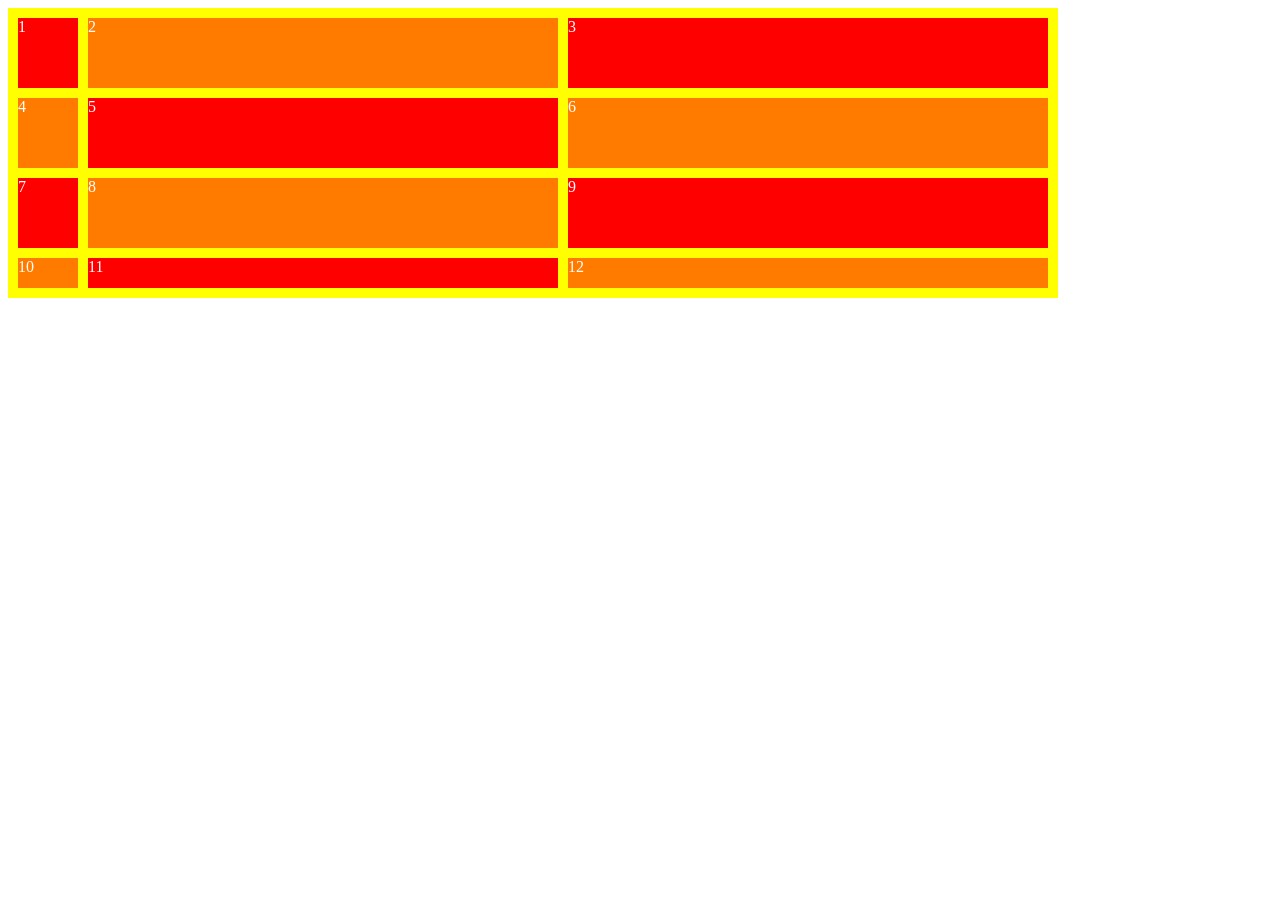
<file: adicional_material_pack_esp/index.html>
<!DOCTYPE html>
<html lang="en">
  <head>
    <meta charset="UTF-8" />
    <link rel="stylesheet" href="./styles/style.css" />
    <meta name="viewport" content="width=device-width, initial-scale=1.0" />
    <title>Aprender a aprender</title>
  </head>
  <body>
    <header class="header"></header>
    <main class="content">
      <div class="uno">1</div>
      <div class="dos">2</div>
      <div class="uno">3</div>
      <div class="dos">4</div>
      <div class="uno">5</div>
      <div class="dos">6</div>
      <div class="uno">7</div>
      <div class="dos">8</div>
      <div class="uno">9</div>
      <div class="dos">10</div>
      <div class="uno">11</div>
      <div class="dos">12</div>
    </main>
    <footer class="footer"></footer>
  </body>
</html>
</file>
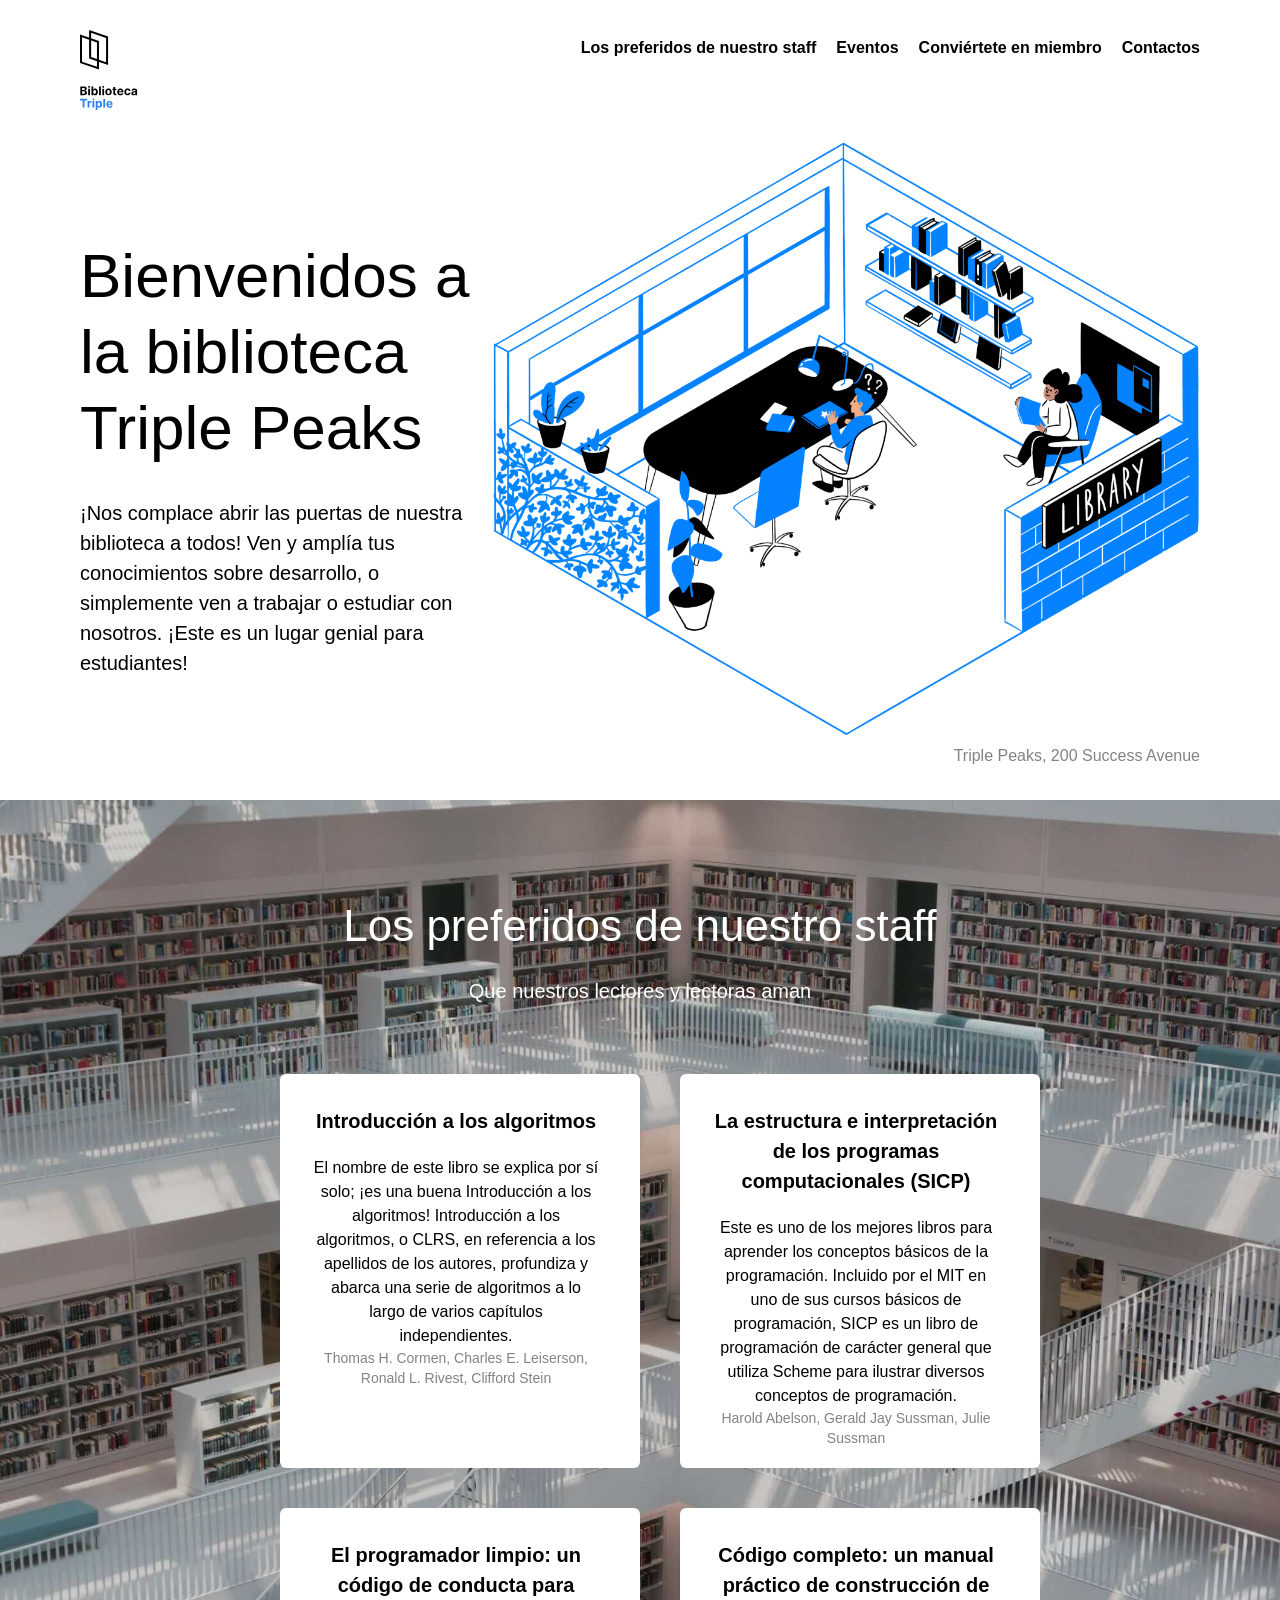
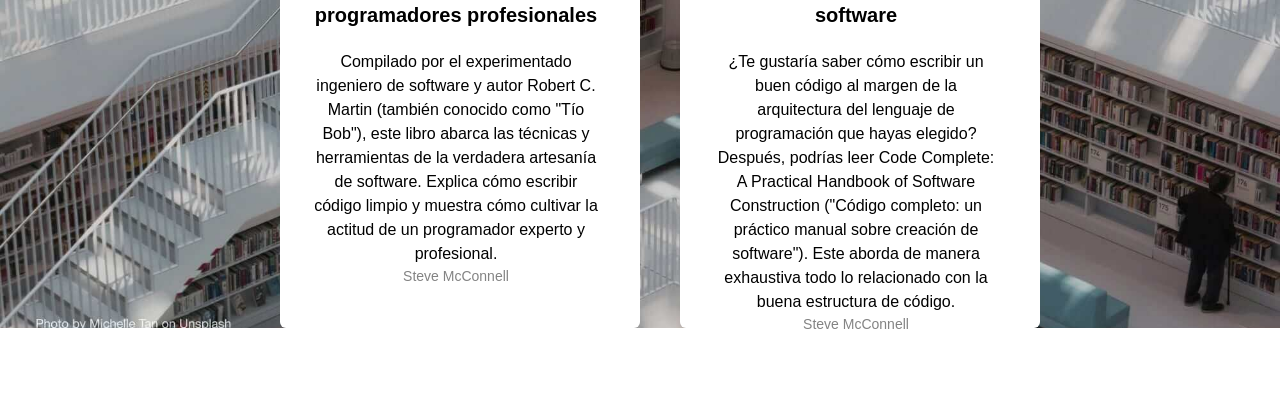
<file: web_project_2_starter-kit/index.html>
<!DOCTYPE html>
<html lang="es">
  <head>
    <meta charset="UTF-8" />
    <meta name="viewport" content="width=device-width, initial-scale=1.0" />
    <title>Biblioteca Triple Peaks</title>
    <link rel="shortcut icon" href="favicon.ico" />
    <link rel="stylesheet" href="./vendor/normalize.css" />
    <link rel="stylesheet" href="./styles/style.css" />
  </head>
  <body>
    <div class="page">
      <!-- Envuelve todo el contenido de la página en un nuevo div con la clase page Recuerda agregar la etiqueta de cierre -->
      <header class="header">
        <nav class="nav">
          <img
            src="./images/logo.svg"
            alt="Logotipo de la Biblioteca Triple Peaks"
            class="nav__logo"
          />
          <!-- Se supone que poner enlaces de navegación en una lista es la mejor práctica para escribir el código semántico, ya que permite a los lectores de pantalla hacer una pausa entre cada enlace en lugar de leer todos los enlaces como una oración. -->
          <ul class="nav__links">
            <li>
              <a class="nav__link" href="#staff"
                >Los preferidos de nuestro staff</a
              >
            </li>
            <li>
              <a class="nav__link">Eventos</a>
            </li>
            <li>
              <a class="nav__link">Conviértete en miembro</a>
            </li>
            <li>
              <a class="nav__link">Contactos</a>
            </li>
          </ul>
        </nav>
        <div class="header__content">
          <div>
            <h1 class="header__title">
              Bienvenidos a la biblioteca Triple Peaks
            </h1>
            <p class="header__description">
              ¡Nos complace abrir las puertas de nuestra biblioteca a todos! Ven
              y amplía tus conocimientos sobre desarrollo, o simplemente ven a
              trabajar o estudiar con nosotros. ¡Este es un lugar genial para
              estudiantes!
            </p>
          </div>
          <!-- -------------------------------------------------------------------- -->
          <!--       No descomentar hasta la sección 2.3 de la etapa 1 del brief         -->
          <!-- -------------------------------------------------------------------- -->
          <img
            src="./images/inside_the_library.png"
            alt="Ilustración 'Dentro de la biblioteca'"
            class="header__image"
          />
        </div>
        <div class="header__footer">
          <p class="header__address">Triple Peaks, 200 Success Avenue</p>
        </div>
      </header>
      <main class="content">
        <section id="staff" class="staff">
          <!-- --------------------------------------------------------------- -->
          <!--        No descomentar hasta la etapa final del proyecto.            -->
          <!-- --------------------------------------------------------------- -->
          <h2 class="staff__title">Los preferidos de nuestro staff</h2>
          <p class="staff__subtitle">Que nuestros lectores y lectoras aman</p>
          <ul class="staff__cards">
            <li class="card">
              <div class="card__content">
                <h3 class="card__title">Introducción a los algoritmos</h3>
                <p class="card__text">
                  El nombre de este libro se explica por sí solo; ¡es una buena
                  Introducción a los algoritmos! Introducción a los algoritmos,
                  o CLRS, en referencia a los apellidos de los autores,
                  profundiza y abarca una serie de algoritmos a lo largo de
                  varios capítulos independientes.
                </p>
                <p class="card__footer">
                  Thomas H. Cormen, Charles E. Leiserson, Ronald L. Rivest,
                  Clifford Stein
                </p>
              </div>
            </li>

            <li class="card">
              <div class="card__content">
                <h3 class="card__title">
                  La estructura e interpretación de los programas
                  computacionales (SICP)
                </h3>
                <p class="card__text">
                  Este es uno de los mejores libros para aprender los conceptos
                  básicos de la programación. Incluido por el MIT en uno de sus
                  cursos básicos de programación, SICP es un libro de
                  programación de carácter general que utiliza Scheme para
                  ilustrar diversos conceptos de programación.
                </p>
                <p class="card__footer">
                  Harold Abelson, Gerald Jay Sussman, Julie Sussman
                </p>
              </div>
            </li>
            <li class="card">
              <div class="card__content">
                <h3 class="card__title">
                  El programador limpio: un código de conducta para
                  programadores profesionales
                </h3>
                <p class="card__text">
                  Compilado por el experimentado ingeniero de software y autor
                  Robert C. Martin (también conocido como "Tío Bob"), este libro
                  abarca las técnicas y herramientas de la verdadera artesanía
                  de software. Explica cómo escribir código limpio y muestra
                  cómo cultivar la actitud de un programador experto y
                  profesional.
                </p>
                <p class="card__footer">Steve McConnell</p>
              </div>
            </li>
            <li class="card">
              <div class="card__content">
                <h3 class="card__title">
                  Código completo: un manual práctico de construcción de
                  software
                </h3>
                <p class="card__text">
                  ¿Te gustaría saber cómo escribir un buen código al margen de
                  la arquitectura del lenguaje de programación que hayas
                  elegido? Después, podrías leer Code Complete: A Practical
                  Handbook of Software Construction ("Código completo: un
                  práctico manual sobre creación de software"). Este aborda de
                  manera exhaustiva todo lo relacionado con la buena estructura
                  de código.
                </p>
                <p class="card__footer">Steve McConnell</p>
              </div>
            </li>
          </ul>
        </section>
      </main>
    </div>
  </body>
</html>
</file>
<file: adicional_material_pack_esp/styles/style.css>
.content {
  display: grid;
  grid-template-columns: 70px 480px 480px;
  grid-template-rows: 80px 80px 80px 30px;
  color: white;
}
main div:nth-child(odd) {
  background-color: red;
  width: 100%;
  height: 100%;
}
main div:nth-child(even) {
  background-color: rgb(255, 123, 0);
  width: 100%;
  height: 100%;
}

div {
  border: 10px solid yellow;
}
</file>
<file: web_project_2_starter-kit/styles/style.css>
.page {
  /* Agrega las propiedades de la clase page aquí */
  max-width: 1600px;
  min-width: 1100px;
  margin: auto;
  font-family: Arial, sans-serif;
  font-size: 16px;
  line-height: 20px;
}

.header {
  display: flex;
  flex-direction: column;
  height: 100vh;
  min-height: 720px;
  max-height: 800px;
  padding: 30px 80px 40px;
  position: relative;
  box-sizing: border-box;
}

.nav {
  /* Agrega las propiedades flex aquí */
  display: flex;
  flex-direction: row;
  justify-content: space-between;
  /*align-items: flex-stretch;*/
}

.nav__logo {
  width: 58px;
  height: 80px;
}

.nav__links {
  /* Restablece los estilos predeterminados de list aquí */
  margin: 8px 0 0;
  display: flex;
  list-style-type: none;
  column-gap: 20px;
  padding: 0;
}

.nav__link {
  color: #000000;
  text-decoration: none;
  font-weight: bold;
  /*padding: 10px;*/
}

.header__content {
  /* Agrega las propiedades flex aquí */
  display: flex;
  /*margin-top: 128px;
  justify-content: space-between;
  /*max-height: 636px;*/
}

.header__title {
  font-size: 62px;
  line-height: 76px;
  font-weight: 500;
  max-width: 635px;
  margin: 128px 0 32px 0;
}

.header__description {
  font-size: 20px;
  line-height: 30px;
  max-width: 515px;
  margin: 0;
}

.header__image {
  max-height: 636px;
}

.header__footer {
  margin-top: auto;
  width: 100%;
  display: flex;
  align-items: center;
  justify-content: flex-end;
  box-sizing: border-box;
}

.header__link {
  color: #2f80ed;
  text-decoration: none;
}

.header__address {
  margin: 0;
  color: #838383;
}
.content {
  background-image: url("../images/staff_picks_background.jpg");
  background-repeat: no-repeat;
  background-size: 100%;
}
.staff {
  /*background-image: url("../images/staff_picks_background.jpg");*/
  padding-top: 100px;
}

.staff__title {
  text-align: center;
  font-size: 44px;
  line-height: 52px;
  font-weight: 400;
  margin: 0 0 24px;
  color: #ffffff;
}

.staff__subtitle {
  text-align: center;
  font-size: 20px;
  line-height: 30px;
  font-weight: 400;
  margin: 0;
  color: #ffffff;
}

/* Agrega la regla CSS para tu nueva clase aquí. Asegúrate de colocarlo antes de .card:, los padres deben preceder a sus hijos */
.staff__cards {
  max-width: 760px;
  text-align: center;
  list-style: none;
  display: flex;
  flex-wrap: wrap;
  justify-content: center;
  row-gap: 40px;
  column-gap: 40px;
  margin: 68px auto;
  /*display: flex;
  flex-flow: column wrap;
  gap: 40px;*/
}
.card {
  background-color: #fff;
  border-radius: 6px;
  padding: 32px 40px 20px 32px;
  box-sizing: border-box;
  max-width: 360px;
  max-height: 420px;
}

.card__content {
  width: 100%;
  height: 100%;
  display: flex;
  flex-direction: column;
  margin-top: auto;
}

.card__title {
  font-size: 20px;
  line-height: 30px;
  font-weight: 700;
  margin: 0;
}

.card__text {
  margin: 20px 0 0;
  font-size: 16px;
  line-height: 24px;
}

.card__footer {
  margin: 0;
  font-size: 14px;
  line-height: 20px;
  color: #838383;
}
</file>
